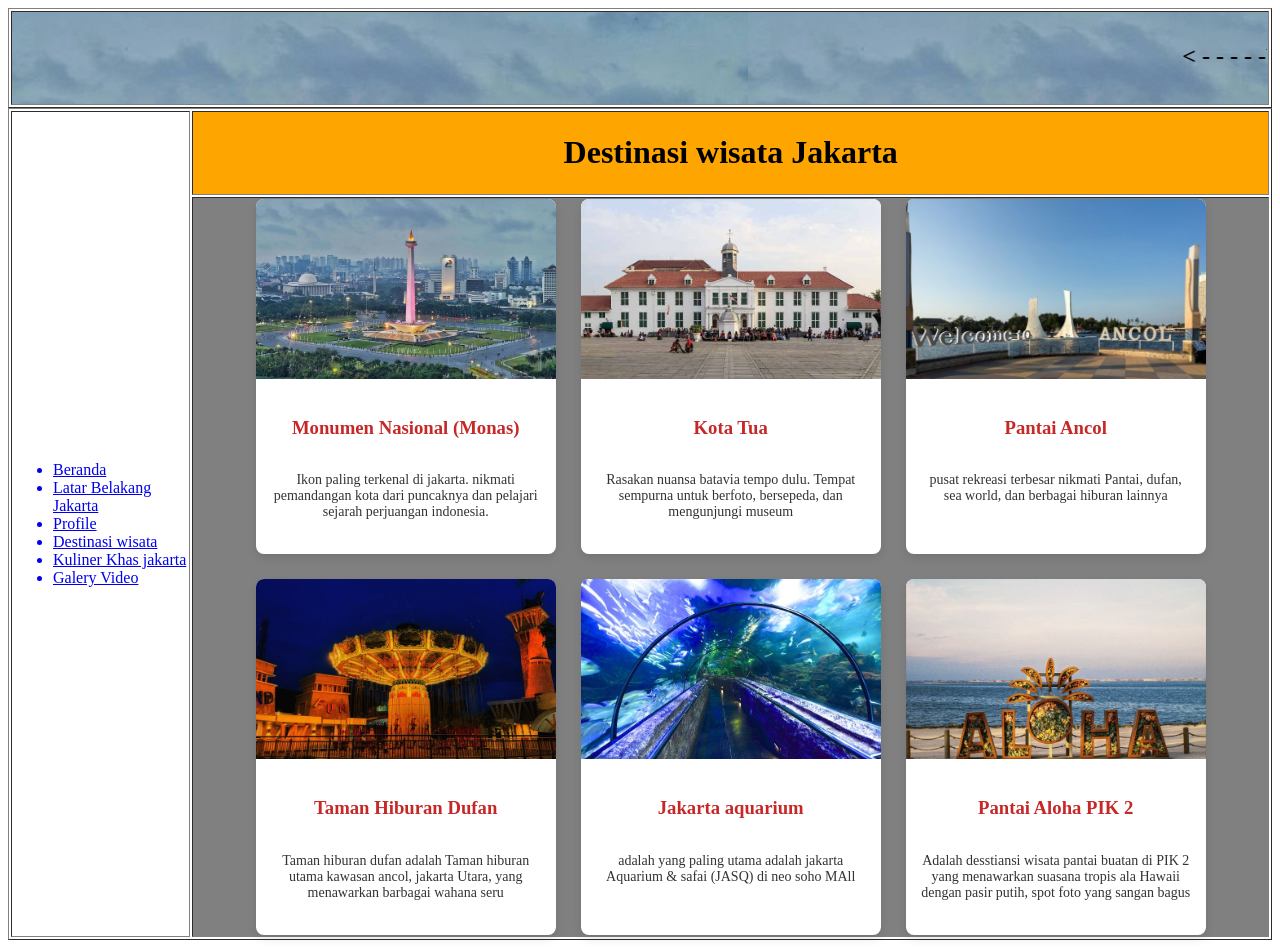
<file: destinasi_wisata.html>
<!DOCTYPE html>
<html lang="en">
<head>
    <meta charset="UTF-8">
    <meta name="viewport" content="width=device-width, initial-scale=1.0">
    <title>Galery foto</title>
</head>
<body>
    <table  width="100%" height="100" border="1">
    <tr>
        <td align="center" style="background-image: url(monas.jpg);"><marquee><h2>< - - - - -Welcome To Jakarta- - - - -></h2></marquee></td>
    </tr>
</body bgcolor="yellow">
<table border="1" width="100%">
    <tr>
    <td rowspan="2" width="10%">
<ul>
    <a href="index.html"><li>Beranda</li></a>
    <a href="tentang.html"><li>Latar Belakang Jakarta</li></a>
    <a href="profile.html"><li>Profile</li></a>
    <a href="destinasi_wisata.html"><li>Destinasi wisata</li></a>
    <a href="kuliner.html"><li>Kuliner Khas jakarta</li></a>
    <a href="galery_video.html"><li>Galery Video</Video></li></a>
</ul>
</td>
<td align="center" width="60%" bgcolor="orange"><h1>Destinasi wisata Jakarta</h1></td>
</tr>
<tr align="center" bgcolor="gray">
<td>
    <section>
    <div class="card-container">
        
        <div class="card">
            <img src="monas.jpg" alt="monas">
            <h3>Monumen Nasional (Monas)</h3>
            <p>
                Ikon paling terkenal di jakarta. nikmati pemandangan kota dari puncaknya dan pelajari sejarah perjuangan indonesia.
            </p>
        </div>

    <div class="card">
          <img src="kota_tua.jpg" alt="kota tua">
          <h3>Kota Tua</h3>
          <p>
            Rasakan nuansa batavia tempo dulu. Tempat sempurna untuk berfoto, bersepeda, dan mengunjungi museum
          </p>
    </div>

     <div class="card">
             <img src="ancol.jpg" alt="ancol">
             <h3>Pantai Ancol</h3>
             <p>
                pusat rekreasi terbesar nikmati Pantai, dufan, sea world, dan berbagai hiburan lainnya
             </p>
             </div>

              <div class="card">
                <img src="dufan.jpg" alt="dufan">
                <h3>Taman Hiburan Dufan</h3>
                <p>
                    Taman hiburan dufan adalah Taman hiburan utama kawasan ancol, jakarta Utara, yang menawarkan barbagai wahana seru 
                </p>
              </div>

               <div class="card">
                <img src="aquarium.jpg" alt="auarium">
                <h3> Jakarta aquarium</h3>
                <p>
                 adalah yang paling utama adalah jakarta Aquarium & safai (JASQ) di neo soho MAll
                </p>
               </div>
               
                <div class="card">
                 <img src="pantai_aloha.jpg" alt="pantai aloha">
                 <h3> Pantai Aloha PIK 2</h3>
                 <p>
                    Adalah desstiansi wisata pantai buatan di PIK 2 yang menawarkan suasana tropis ala Hawaii dengan pasir putih, spot foto yang sangan bagus
                 </p>
                </div>
     </div>
     </section>
</td>
</tr>
 <link href="style.css" rel="stylesheet" type="text/css" />
</body>
</html>
</file>
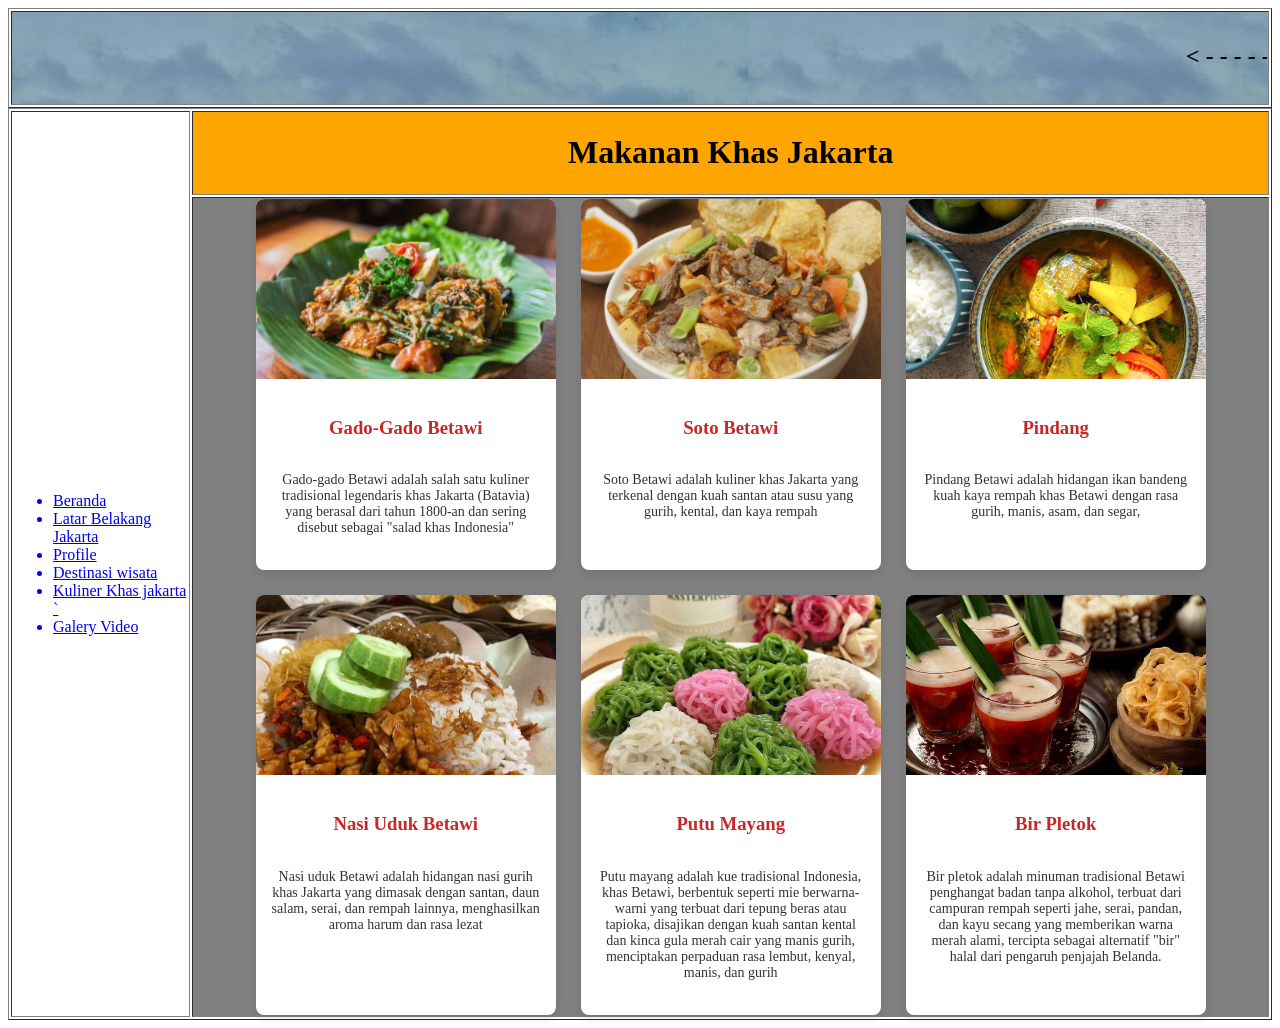
<file: kuliner.html>
<!DOCTYPE html>
<html lang="en">
<head>
    <meta charset="UTF-8">
    <meta name="viewport" content="width=device-width, initial-scale=1.0">
    <title>galery video</title>
    <link href="style.css" rel="stylesheet" type="text/css" />
</head>
<body>
   <table  width="100%" height="100" border="1">
    <tr>
        <td align="center" style="background-image: url(monas.jpg);"><marquee><h2>< - - - - -Welcome To Jakarta- - - - -></h2></marquee></td>
    </tr>
</body bgcolor="yellow">
<table border="1" width="100%">
    <tr>
    <td rowspan="2" width="10%">
<ul>
    <a href="index.html"><li>Beranda</li></a>
    <a href="tentang.html"><li>Latar Belakang Jakarta </li></a>
    <a href="profile.html"><li>Profile</li></a>
    <a href="destinasi_wisata.html"><li>Destinasi wisata</li></a>
    <a href="kuliner.html"><li>Kuliner Khas jakarta</li></a>
    <a href="galery_video.html">`<li>Galery Video</Video></li></a>
</ul>
</td>
<td align="center" width="60%" bgcolor="orange"><h1>Makanan Khas Jakarta</h1></td>
</tr>
<tr align="center" bgcolor="gray">
    <td>
        <section>
            <div  class="card-container">

                 <div class="card">
                    <img src="gado_gado.jpg" alt="gado">
                    <h3>Gado-Gado Betawi</h3>
                    <p>Gado-gado Betawi adalah salah satu kuliner tradisional legendaris khas Jakarta (Batavia)
                       yang berasal dari tahun 1800-an dan sering disebut sebagai "salad khas Indonesia"
                    </p>
                 </div>

                  <div class="card">
                    <img src="soto_betawi.jpg" alt="soto betawi">
                    <h3>Soto Betawi</h3>
                    <p>
                        Soto Betawi adalah kuliner khas Jakarta yang terkenal dengan kuah santan atau susu yang gurih, kental, dan kaya rempah
                    </p>
                  </div>

                   <div class="card">
                    <img src="pindang.jpg" alt="pindang">
                    <h3>Pindang</h3>
                    <p>
                     Pindang Betawi adalah hidangan ikan bandeng kuah kaya rempah khas Betawi dengan rasa gurih, manis, asam, dan segar,
                    </p>
                   </div>

                    <div class="card">
                        <img src="nasi_uduk.jpg" alt="">
                        <h3>Nasi Uduk Betawi</h3>
                        <p>
                        Nasi uduk Betawi adalah hidangan nasi gurih khas Jakarta yang dimasak dengan santan, daun salam, serai, dan rempah lainnya, menghasilkan aroma harum dan rasa lezat
                        </p>
                    </div>

                     <div class="card">
                        <img src="mayang.jpg" alt="mayang">
                        <h3>Putu Mayang</h3>
                        <p>
                        Putu mayang adalah kue tradisional Indonesia, khas Betawi, berbentuk seperti mie berwarna-warni yang terbuat dari tepung beras atau tapioka, disajikan dengan kuah santan kental dan kinca gula merah cair yang manis gurih, menciptakan perpaduan rasa lembut, kenyal, manis, dan gurih 
                        </p>
                     </div>

                      <div class="card">
                        <img src="bir_pletok.jpg" alt="bir pletok">
                        <h3>Bir Pletok</h3>
                        <p>
                           Bir pletok adalah minuman tradisional Betawi penghangat badan tanpa alkohol, terbuat dari campuran rempah seperti jahe, serai, pandan, dan kayu secang yang memberikan warna merah alami, tercipta sebagai alternatif "bir" halal dari pengaruh penjajah Belanda. 
                        </p>
                      </div>
            </div>
        </section>
    </td>
</body>
</html>
</file>
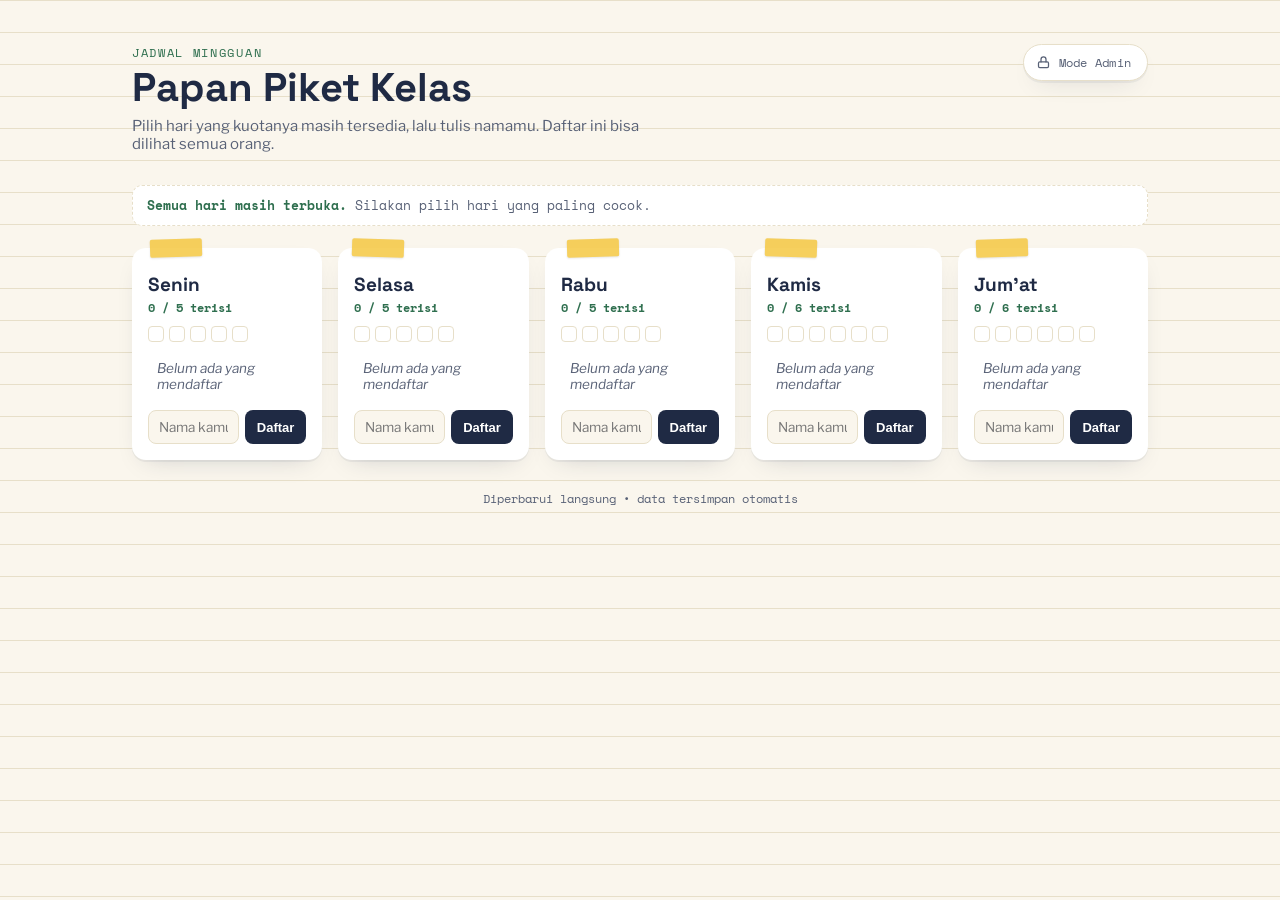
<file: piket-kelas.html>
<!DOCTYPE html>
<html lang="id">
<head>
<meta charset="UTF-8">
<meta name="viewport" content="width=device-width, initial-scale=1.0, maximum-scale=1.0">
<title>Papan Piket Kelas</title>
<style>
  @import url('https://fonts.googleapis.com/css2?family=Space+Grotesk:wght@500;600;700&family=Libre+Franklin:wght@400;500;600;700&family=Space+Mono:wght@400;700&display=swap');

  :root{
    --paper:#FAF6ED;
    --paper-line:#E7DFC9;
    --ink:#1F2A44;
    --ink-soft:#586176;
    --green:#2F6F4F;
    --green-bg:#E4F0E7;
    --red:#C9463D;
    --red-bg:#FBE6E4;
    --yellow:#F5C842;
    --card:#FFFFFF;
    --radius:14px;
    --shadow:0 2px 0 rgba(31,42,68,0.06), 0 10px 24px -14px rgba(31,42,68,0.25);
  }

  *{box-sizing:border-box;}
  html,body{margin:0;padding:0;}
  body{
    background:
      linear-gradient(var(--paper-line) 1px, transparent 1px) 0 0/100% 32px,
      var(--paper);
    color:var(--ink);
    font-family:'Libre Franklin', system-ui, sans-serif;
    min-height:100vh;
    -webkit-font-smoothing:antialiased;
  }

  .wrap{
    max-width:1080px;
    margin:0 auto;
    padding: clamp(20px, 4vw, 44px) clamp(16px, 4vw, 32px) 60px;
  }

  header{
    display:flex;
    align-items:flex-start;
    justify-content:space-between;
    gap:16px;
    margin-bottom: clamp(20px, 4vw, 32px);
  }

  .title-block .eyebrow{
    font-family:'Space Mono', monospace;
    font-size:12px;
    letter-spacing:0.14em;
    text-transform:uppercase;
    color:var(--green);
    margin:0 0 6px;
  }
  h1{
    font-family:'Space Grotesk', sans-serif;
    font-size: clamp(26px, 4.4vw, 40px);
    line-height:1.05;
    margin:0 0 8px;
    color:var(--ink);
  }
  .subtitle{
    color:var(--ink-soft);
    font-size: clamp(13.5px, 1.6vw, 15px);
    max-width:520px;
    margin:0;
  }

  .lock-btn{
    flex-shrink:0;
    display:flex;
    align-items:center;
    gap:8px;
    background:var(--card);
    border:1px solid var(--paper-line);
    box-shadow:var(--shadow);
    border-radius:999px;
    padding:9px 16px 9px 12px;
    font-family:'Space Mono', monospace;
    font-size:12px;
    letter-spacing:0.02em;
    color:var(--ink-soft);
    cursor:pointer;
    transition:transform .15s ease, box-shadow .15s ease, color .15s ease, border-color .15s ease;
  }
  .lock-btn:hover{ transform:translateY(-1px); }
  .lock-btn.on{
    color:var(--green);
    border-color:var(--green);
    background:var(--green-bg);
  }
  .lock-btn svg{ width:15px; height:15px; }

  .banner{
    font-family:'Space Mono', monospace;
    font-size:12.5px;
    color:var(--ink-soft);
    background:var(--card);
    border:1px dashed var(--paper-line);
    border-radius:10px;
    padding:10px 14px;
    margin-bottom:22px;
    display:flex;
    align-items:center;
    gap:8px;
    flex-wrap:wrap;
  }
  .banner b{ color:var(--ink); font-weight:700; }
  .banner .dot-ok{ color:var(--green); font-weight:700; }
  .banner .dot-full{ color:var(--red); font-weight:700; }

  .grid{
    display:grid;
    grid-template-columns:repeat(auto-fit, minmax(190px, 1fr));
    gap:16px;
  }

  .card{
    position:relative;
    background:var(--card);
    border-radius:var(--radius);
    box-shadow:var(--shadow);
    padding:18px 16px 16px;
    display:flex;
    flex-direction:column;
    min-width:0;
  }
  .tape{
    position:absolute;
    top:-9px;
    left:18px;
    width:52px;
    height:18px;
    background:var(--yellow);
    opacity:0.85;
    transform:rotate(-2deg);
    border-radius:2px;
    box-shadow:0 1px 2px rgba(0,0,0,0.12);
  }
  .card:nth-child(2n) .tape{ transform:rotate(2deg); left:14px; }
  .card:nth-child(3n) .tape{ transform:rotate(-1.5deg); left:22px; }

  .day-name{
    font-family:'Space Grotesk', sans-serif;
    font-weight:700;
    font-size:19px;
    margin:6px 0 2px;
  }
  .day-count{
    font-family:'Space Mono', monospace;
    font-size:12px;
    color:var(--ink-soft);
    margin-bottom:10px;
  }
  .day-count.full{ color:var(--red); font-weight:700; }
  .day-count.ok{ color:var(--green); font-weight:700; }

  .seats{
    display:flex;
    flex-wrap:wrap;
    gap:5px;
    margin-bottom:12px;
  }
  .seat{
    width:16px;
    height:16px;
    border-radius:4px;
    border:1.6px solid var(--paper-line);
    background:transparent;
    flex-shrink:0;
  }
  .seat.filled{
    background:var(--ink);
    border-color:var(--ink);
  }
  .seat.filled.full-day{
    background:var(--red);
    border-color:var(--red);
  }

  .names{
    list-style:none;
    margin:0 0 12px;
    padding:0;
    display:flex;
    flex-direction:column;
    gap:6px;
    min-height:8px;
  }
  .names li{
    display:flex;
    align-items:center;
    justify-content:space-between;
    gap:8px;
    background:var(--paper);
    border-radius:8px;
    padding:6px 9px;
    font-size:13.5px;
  }
  .names li .num{
    font-family:'Space Mono', monospace;
    color:var(--ink-soft);
    font-size:11.5px;
    margin-right:6px;
  }
  .names li .del{
    border:none;
    background:none;
    color:var(--red);
    font-size:15px;
    line-height:1;
    cursor:pointer;
    padding:2px 4px;
    border-radius:4px;
    flex-shrink:0;
  }
  .names li .del:hover{ background:var(--red-bg); }
  .empty-row{
    color:var(--ink-soft);
    font-size:12.5px;
    font-style:italic;
    padding:2px 0;
  }

  .join-form{ margin-top:auto; display:flex; gap:6px; }
  .join-form input{
    flex:1;
    min-width:0;
    border:1.4px solid var(--paper-line);
    border-radius:8px;
    padding:8px 10px;
    font-size:13.5px;
    font-family:inherit;
    background:var(--paper);
    color:var(--ink);
  }
  .join-form input:focus{
    outline:none;
    border-color:var(--green);
  }
  .join-form button{
    border:none;
    background:var(--ink);
    color:#fff;
    border-radius:8px;
    padding:8px 12px;
    font-size:13px;
    font-weight:600;
    cursor:pointer;
    flex-shrink:0;
  }
  .join-form button:hover{ background:#111a30; }

  .full-msg{
    margin-top:auto;
    background:var(--red-bg);
    color:var(--red);
    border-radius:8px;
    padding:9px 10px;
    font-size:12.5px;
    font-weight:600;
    text-align:center;
  }

  .reset-day{
    margin-top:8px;
    align-self:flex-start;
    border:1px solid var(--paper-line);
    background:none;
    color:var(--ink-soft);
    font-size:11px;
    font-family:'Space Mono', monospace;
    border-radius:6px;
    padding:4px 8px;
    cursor:pointer;
  }
  .reset-day:hover{ border-color:var(--red); color:var(--red); }

  footer{
    margin-top:30px;
    font-size:11.5px;
    color:var(--ink-soft);
    text-align:center;
    font-family:'Space Mono', monospace;
  }

  /* modal */
  .overlay{
    position:fixed; inset:0;
    background:rgba(31,42,68,0.45);
    display:none;
    align-items:center;
    justify-content:center;
    padding:20px;
    z-index:50;
  }
  .overlay.show{ display:flex; }
  .modal{
    background:var(--card);
    border-radius:14px;
    padding:22px 20px;
    width:100%;
    max-width:300px;
    box-shadow:0 20px 50px -20px rgba(0,0,0,0.4);
  }
  .modal h3{
    font-family:'Space Grotesk', sans-serif;
    margin:0 0 4px;
    font-size:17px;
  }
  .modal p{ margin:0 0 12px; font-size:12.5px; color:var(--ink-soft); }
  .modal input{
    width:100%;
    border:1.4px solid var(--paper-line);
    border-radius:8px;
    padding:9px 10px;
    font-size:14px;
    margin-bottom:10px;
    font-family:inherit;
  }
  .modal-actions{ display:flex; gap:8px; }
  .modal-actions button{
    flex:1;
    border:none;
    border-radius:8px;
    padding:9px 0;
    font-size:13px;
    font-weight:600;
    cursor:pointer;
  }
  .btn-cancel{ background:var(--paper); color:var(--ink-soft); }
  .btn-ok{ background:var(--ink); color:#fff; }
  .modal-error{ color:var(--red); font-size:12px; margin:-4px 0 8px; display:none; }

  @media (max-width:480px){
    .grid{ grid-template-columns:1fr 1fr; }
    header{ flex-direction:column; }
    .lock-btn{ align-self:flex-start; }
  }
</style>
</head>
<body>
<div class="wrap">

  <header>
    <div class="title-block">
      <p class="eyebrow">Jadwal mingguan</p>
      <h1>Papan Piket Kelas</h1>
      <p class="subtitle">Pilih hari yang kuotanya masih tersedia, lalu tulis namamu. Daftar ini bisa dilihat semua orang.</p>
    </div>
    <button class="lock-btn" id="lockBtn">
      <svg id="lockIcon" viewBox="0 0 24 24" fill="none" stroke="currentColor" stroke-width="2" stroke-linecap="round" stroke-linejoin="round"><rect x="4" y="11" width="16" height="9" rx="2"></rect><path d="M8 11V7a4 4 0 0 1 8 0v4"></path></svg>
      <span id="lockLabel">Mode Admin</span>
    </button>
  </header>

  <div class="banner" id="banner">Memuat data…</div>

  <div class="grid" id="grid"></div>

  <footer>Diperbarui langsung • data tersimpan otomatis</footer>
</div>

<div class="overlay" id="overlay">
  <div class="modal">
    <h3>Masuk sebagai admin</h3>
    <p>Hanya pemilik papan piket yang bisa menghapus nama atau mereset daftar.</p>
    <p class="modal-error" id="modalError">Password salah, coba lagi.</p>
    <input type="password" id="pwInput" placeholder="Password admin" autocomplete="off">
    <div class="modal-actions">
      <button class="btn-cancel" id="pwCancel">Batal</button>
      <button class="btn-ok" id="pwOk">Masuk</button>
    </div>
  </div>
</div>

<script>
  // Ganti password ini agar hanya kamu yang tahu.
  const ADMIN_PASSWORD = "piket2026";

  const DAYS = [
    { key: "senin",  label: "Senin",  quota: 5 },
    { key: "selasa", label: "Selasa", quota: 5 },
    { key: "rabu",   label: "Rabu",   quota: 5 },
    { key: "kamis",  label: "Kamis",  quota: 6 },
    { key: "jumat",  label: "Jum'at", quota: 6 },
  ];
  const STORAGE_KEY = "piket-kelas-data";

  let data = null;
  let isAdmin = false;

  const grid = document.getElementById('grid');
  const banner = document.getElementById('banner');
  const lockBtn = document.getElementById('lockBtn');
  const lockLabel = document.getElementById('lockLabel');
  const overlay = document.getElementById('overlay');
  const pwInput = document.getElementById('pwInput');
  const pwOk = document.getElementById('pwOk');
  const pwCancel = document.getElementById('pwCancel');
  const modalError = document.getElementById('modalError');

  async function loadData() {
    try {
      const res = await window.storage.get(STORAGE_KEY, true);
      data = JSON.parse(res.value);
    } catch (e) {
      data = {};
      DAYS.forEach(d => data[d.key] = []);
      await saveData();
    }
    render();
  }

  async function saveData() {
    try {
      await window.storage.set(STORAGE_KEY, JSON.stringify(data), true);
    } catch (e) {
      console.error('Gagal menyimpan data', e);
    }
  }

  function render() {
    grid.innerHTML = '';
    const fullDays = [];
    const openDays = [];

    DAYS.forEach(day => {
      const list = data[day.key] || [];
      const isFull = list.length >= day.quota;
      if (isFull) fullDays.push(day.label); else openDays.push(day.label + ` (${day.quota - list.length} slot)`);

      const card = document.createElement('div');
      card.className = 'card';

      const tape = document.createElement('div');
      tape.className = 'tape';
      card.appendChild(tape);

      const name = document.createElement('div');
      name.className = 'day-name';
      name.textContent = day.label;
      card.appendChild(name);

      const count = document.createElement('div');
      count.className = 'day-count ' + (isFull ? 'full' : 'ok');
      count.textContent = `${list.length} / ${day.quota} terisi`;
      card.appendChild(count);

      const seats = document.createElement('div');
      seats.className = 'seats';
      for (let i = 0; i < day.quota; i++) {
        const s = document.createElement('div');
        s.className = 'seat' + (i < list.length ? ' filled' + (isFull ? ' full-day' : '') : '');
        seats.appendChild(s);
      }
      card.appendChild(seats);

      const ul = document.createElement('ul');
      ul.className = 'names';
      if (list.length === 0) {
        const empty = document.createElement('li');
        empty.className = 'empty-row';
        empty.style.background = 'none';
        empty.textContent = 'Belum ada yang mendaftar';
        ul.appendChild(empty);
      } else {
        list.forEach((entry, idx) => {
          const li = document.createElement('li');
          const left = document.createElement('span');
          left.innerHTML = `<span class="num">${idx + 1}.</span>${escapeHtml(entry.name)}`;
          li.appendChild(left);
          if (isAdmin) {
            const del = document.createElement('button');
            del.className = 'del';
            del.textContent = '✕';
            del.title = 'Hapus nama ini';
            del.onclick = () => removeName(day.key, idx);
            li.appendChild(del);
          }
          ul.appendChild(li);
        });
      }
      card.appendChild(ul);

      if (isFull) {
        const msg = document.createElement('div');
        msg.className = 'full-msg';
        msg.textContent = 'Kuota penuh — pilih hari lain';
        card.appendChild(msg);
      } else {
        const form = document.createElement('form');
        form.className = 'join-form';
        const input = document.createElement('input');
        input.placeholder = 'Nama kamu';
        input.maxLength = 40;
        const btn = document.createElement('button');
        btn.type = 'submit';
        btn.textContent = 'Daftar';
        form.appendChild(input);
        form.appendChild(btn);
        form.onsubmit = (e) => {
          e.preventDefault();
          addName(day.key, input.value);
        };
        card.appendChild(form);
      }

      if (isAdmin && list.length > 0) {
        const resetBtn = document.createElement('button');
        resetBtn.className = 'reset-day';
        resetBtn.textContent = 'Reset hari ini';
        resetBtn.onclick = () => resetDay(day.key);
        card.appendChild(resetBtn);
      }

      grid.appendChild(card);
    });

    if (fullDays.length === DAYS.length) {
      banner.innerHTML = `<span class="dot-full">Semua hari sudah penuh.</span> Tunggu slot dibuka lagi atau hubungi penanggung jawab piket.`;
    } else if (fullDays.length === 0) {
      banner.innerHTML = `<span class="dot-ok">Semua hari masih terbuka.</span> Silakan pilih hari yang paling cocok.`;
    } else {
      banner.innerHTML = `<span class="dot-full">Penuh: ${fullDays.join(', ')}.</span> &nbsp; <span class="dot-ok">Masih ada slot: ${openDays.join(', ')}.</span>`;
    }
  }

  function escapeHtml(str) {
    const div = document.createElement('div');
    div.textContent = str;
    return div.innerHTML;
  }

  async function addName(dayKey, rawName) {
    const name = rawName.trim();
    if (!name) return;
    const list = data[dayKey] || [];
    const day = DAYS.find(d => d.key === dayKey);
    if (list.length >= day.quota) {
      render();
      return;
    }
    const already = list.some(e => e.name.toLowerCase() === name.toLowerCase());
    if (already) {
      alert('Nama ini sudah terdaftar di hari ' + day.label + '.');
      return;
    }
    list.push({ name, ts: Date.now() });
    data[dayKey] = list;
    render();
    await saveData();
  }

  async function removeName(dayKey, idx) {
    if (!isAdmin) return;
    data[dayKey].splice(idx, 1);
    render();
    await saveData();
  }

  async function resetDay(dayKey) {
    if (!isAdmin) return;
    const day = DAYS.find(d => d.key === dayKey);
    if (!confirm(`Hapus semua nama di hari ${day.label}?`)) return;
    data[dayKey] = [];
    render();
    await saveData();
  }

  // Admin lock
  lockBtn.onclick = () => {
    if (isAdmin) {
      isAdmin = false;
      lockBtn.classList.remove('on');
      lockLabel.textContent = 'Mode Admin';
      render();
    } else {
      pwInput.value = '';
      modalError.style.display = 'none';
      overlay.classList.add('show');
      setTimeout(() => pwInput.focus(), 50);
    }
  };

  pwCancel.onclick = () => overlay.classList.remove('show');
  overlay.onclick = (e) => { if (e.target === overlay) overlay.classList.remove('show'); };

  function tryLogin() {
    if (pwInput.value === ADMIN_PASSWORD) {
      isAdmin = true;
      lockBtn.classList.add('on');
      lockLabel.textContent = 'Admin aktif';
      overlay.classList.remove('show');
      render();
    } else {
      modalError.style.display = 'block';
    }
  }
  pwOk.onclick = tryLogin;
  pwInput.onkeydown = (e) => { if (e.key === 'Enter') tryLogin(); };

  loadData();
</script>
</body>
</html>
</file>
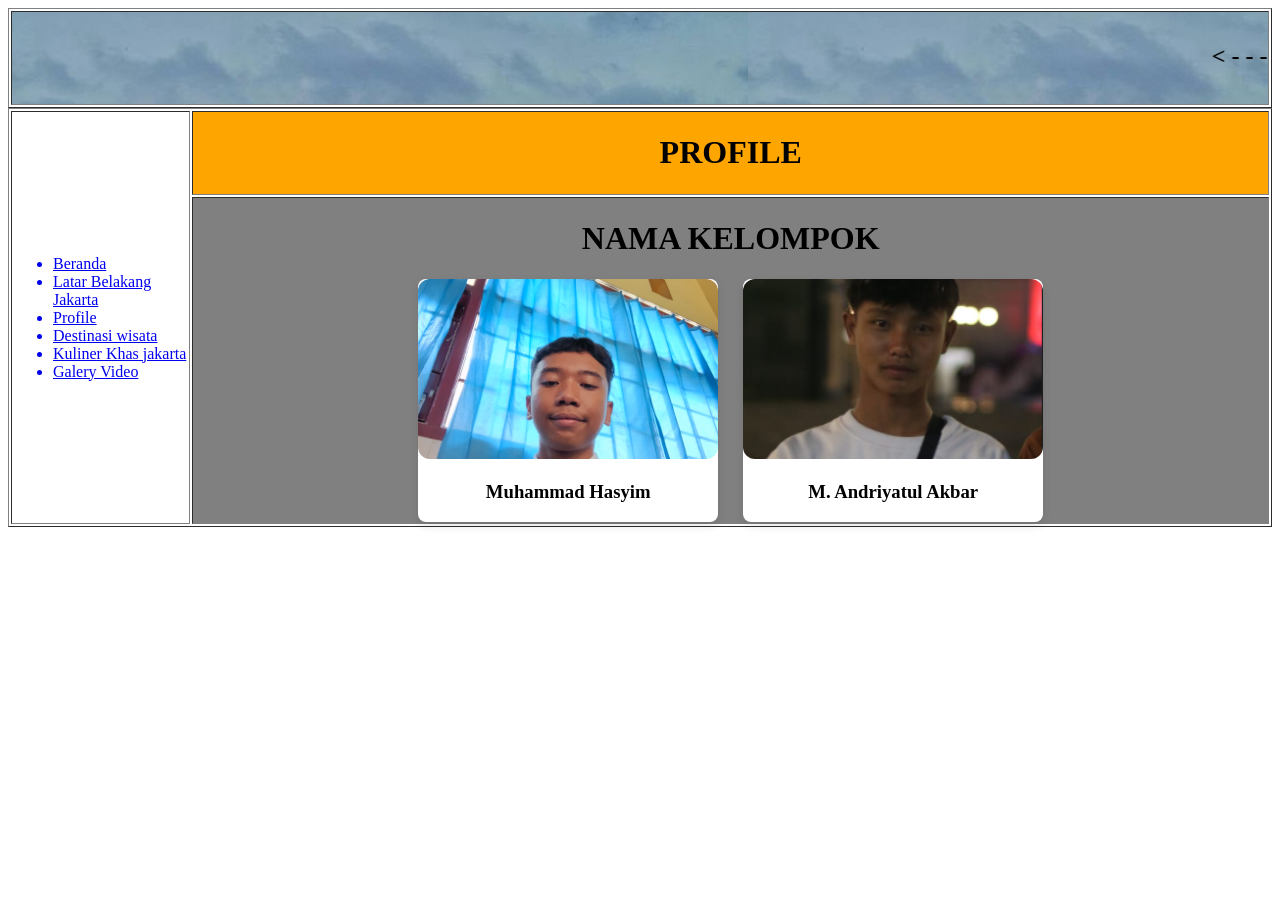
<file: profile.html>
<!DOCTYPE html>
<html lang="en">
<head>
    <meta charset="UTF-8">
    <meta name="viewport" content="width=device-width, initial-scale=1.0">
    <title>Document</title>
     <link href="profil.css" rel="stylesheet" type="text/css" />
</head>
<body>
    <table  width="100%" height="100" border="1">
    <tr>
        <td align="center" style="background-image: url(monas.jpg);"><marquee><h2>< - - - - -Welcome To Jakarta- - - - -></h2></marquee></td>
    </tr>
</body bgcolor="yellow">
<table border="1" width="100%">
    <tr>
    <td rowspan="2" width="10%">
<ul>
    <a href="index.html"><li>Beranda</li></a>
    <a href="tentang.html"><li>Latar Belakang Jakarta</li></a>
    <a href="profile.html"><li>Profile</li></a>
    <a href="destinasi_wisata.html"><li>Destinasi wisata</li></a>
    <a href="kuliner.html"><li>Kuliner Khas jakarta</li></a>
    <a href="galery_video.html"><li>Galery Video</Video></li></a>
</ul>
</td>
<td align="center" width="60%" bgcolor="orange"><h1>PROFILE</h1></td>
</tr>
<tr align="center" bgcolor="gray">
    <td><P><H1>NAMA KELOMPOK</H1></P>
        <section>
            <div class="profile-container">
<div class="card" onclick="openModal (
  'hasyim.jpg',
  'Muhammad Hasyim',
  'Pelajar SMKN 1 Gending<br>Kelas: X RPL 1<br>Jurusan: Rekayasa Perangkat Lunak (RPL)<br>TTL: 13-12-2009'
)">
  <img src="hasyim.jpg">
  <h3>Muhammad Hasyim</h3>
</div>

 <div  class="card" onclick="openModal (
    'andre.png',
    'M. Adriyatul Akbar',
    'Pelajar SMKN 1 Gending<br>Kelas : X RPL 1<br>Jurusan: Rekayasa Perangkat Lunak (RPL)<br>TTL: 07-05-2009'
 )">
 <img src="andre.png">
 <h3>M. Andriyatul Akbar</h3>
 </div>

<div id="modal" class="modal">
  <div class="modal-content">
    <span class="close" onclick="closeModal()">&times;</span>
    <img id="modal-img">
    <h2 id="modal-name"></h2>
    <p id="modal-bio"></p>
  </div>
</div>
</div>
<script>
function openModal(img, name, bio) {
  document.getElementById("modal").style.display = "block";
  document.getElementById("modal-img").src = img;
  document.getElementById("modal-name").innerHTML = name;
  document.getElementById("modal-bio").innerHTML = bio;
}

function closeModal() {
  document.getElementById("modal").style.display = "none";
}
</script>
        </section>
    </td>
    </tr>
</table>
</body>
</html>
</file>
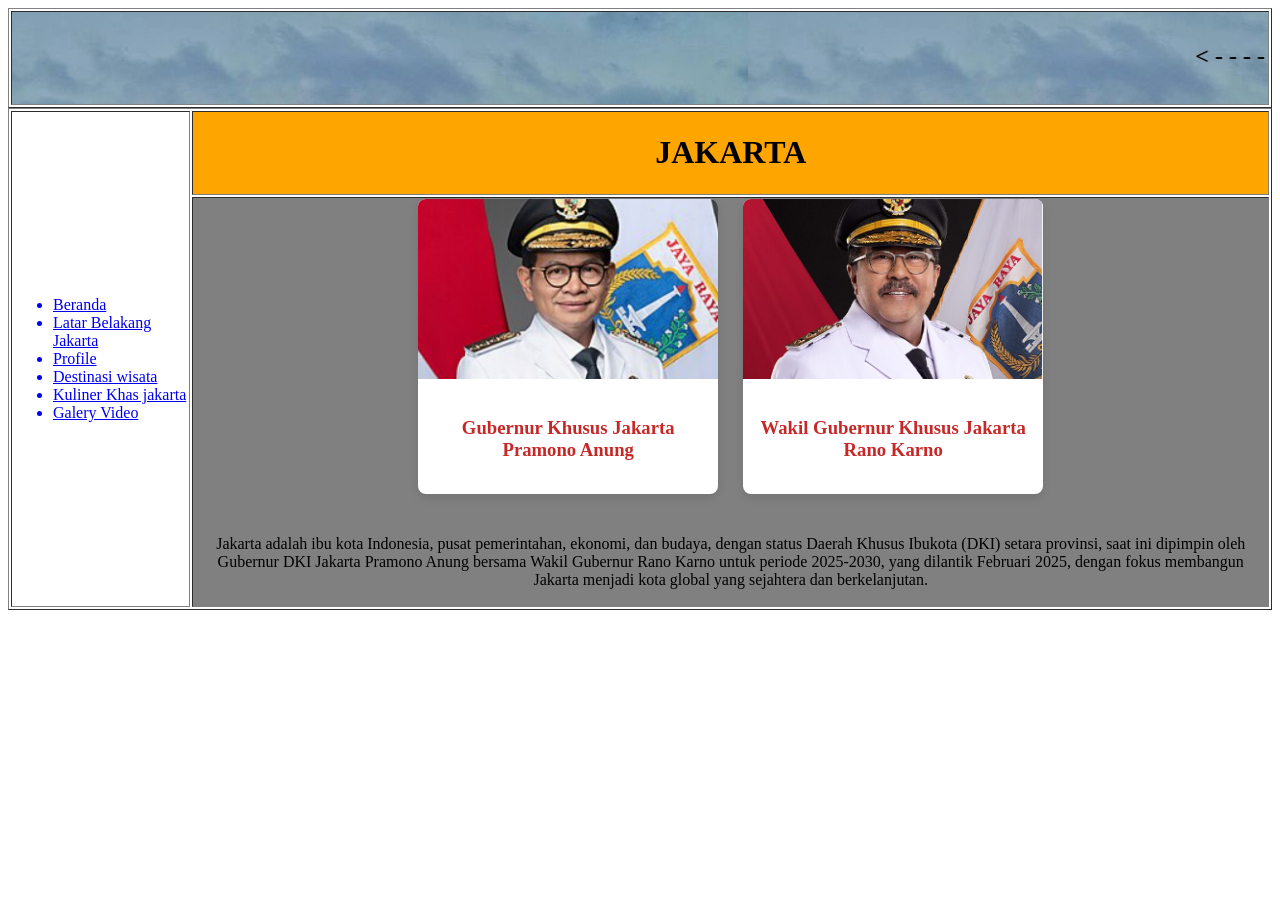
<file: tentang.html>
<!DOCTYPE html>
<html lang="en">
<head>
    <meta charset="UTF-8">
    <meta name="viewport" content="width=device-width, initial-scale=1.0">
    <title>Beranda</title>
</head>
<body>
    <table  width="100%" height="100" border="1">
    <tr>
        <td align="center" style="background-image: url(monas.jpg);"><marquee><h2>< - - - - -Welcome To Jakarta- - - - -></h2></marquee></td>
    </tr>
</body bgcolor="yellow">
<table border="1" width="100%">
    <tr>
    <td rowspan="2" width="10%">
<ul>
    <a href="index.html"><li>Beranda</li></a>
    <a href="tentang.html"><li>Latar Belakang Jakarta</li></a>
    <a href="profile.html"><li>Profile</li></a>
    <a href="destinasi_wisata.html"><li>Destinasi wisata</li></a>
    <a href="kuliner.html"><li>Kuliner Khas jakarta</li></a>
    <a href="galery video.html"><li>Galery Video</Video></li></a>
</ul>
</td>
<td align="center" width="60%" bgcolor="orange"><h1>JAKARTA</h1></td>
</tr>
<tr align="center" bgcolor="gray">
    <td>
        <div class="card-container">
          
           <div class="card">
          <img src="gubenur.png" alt="gubenur">
          <h3>Gubernur Khusus Jakarta
               Pramono Anung</h3>
          </div>
          
          <div class="card">
            <img src="wakil_gubernur.png" alt="wakil gubenur">
            <h3>Wakil Gubernur Khusus Jakarta
                Rano Karno</h3>
          </div>
          <p>
            Jakarta adalah ibu kota Indonesia, pusat pemerintahan, ekonomi, dan budaya, dengan status Daerah Khusus Ibukota (DKI) setara provinsi, saat ini dipimpin oleh Gubernur DKI Jakarta Pramono Anung bersama Wakil Gubernur Rano Karno untuk periode 2025-2030, yang dilantik Februari 2025, dengan fokus membangun Jakarta menjadi kota global yang sejahtera dan berkelanjutan. 
          </p>
    </td>
</tr>
</table>
 <link href="style.css" rel="stylesheet" type="text/css" />
</body>
</html>
</file>
<file: style.css>
.card-container {
    display: flex;
    flex-wrap: wrap;
    gap: 25px;
    justify-content: center;
}

.card {
    background: white;
    width: 300px;
    border-radius: 8px;
    overflow: hidden;
    box-shadow: 0 4px 10px rgba(0, 0, 0, 0.1);
}

.card img {
    width: 100%;
    height: 180px;
    object-fit: cover;
}

.card h3{
    color: #c62828;
    padding: 15px;
}

.card p {
   padding: 0 15px 20px;
   font-size: 14px;
   color: #333;
}

.card{
    transition: all 0.3 ease;
}

.card:hover{
    transform: translateY(-10px);
    box-shadow: 0 10px 20px rgba(235, 229, 229, 0.3);
}

.video-box {
    width: 200px;
    border: 3px solid lab(95.51% -1.25 -2.62);
    border-radius: 20px;
    padding: 10px;
    text-align: center;
    background-color: #f9f9f9;
}

.video-box video {
    display: flex;
    width: 200px;
    border-radius: 8px;
}

.video-text {
    margin-top: 8px;
    font-size: 16px;
    font-weight: bold;
    color: #333;
}

.galeri-video {
    display: flex;
    gap: 20px;           
    flex-wrap: wrap;  
    justify-content: center;  
    align-items: center;
}
</file>
<file: profil.css>
.card {
  width: 220px;
  text-align: center;
  cursor: pointer;
}

.card img {
  width: 100%;
  border-radius: 12px;
}

.modal {
  display: none;
  position: fixed;
  inset: 0;
  background: rgba(0,0,0,0.6);
}

.modal-content {
  background: white;
  width: 350px;
  margin: 10% auto;
  padding: 20px;
  border-radius: 15px;
  text-align: center;
}

.modal-content img {
  width: 100px;
  border-radius: 10px;
}

.close {
  float: right;
  font-size: 28px;
  cursor: pointer;
}

.profile-container {
    display: flex;
    flex-wrap: wrap;
    gap: 25px;
    justify-content: center;
}

.card {
    background: white;
    width: 300px;
    border-radius: 8px;
    overflow: hidden;
    box-shadow: 0 4px 10px rgba(0, 0, 0, 0.1);
}

.card img {
    width: 100%;
    height: 180px;
    object-fit: cover;
}

.card{
    transition: all 0.3 ease;
}

.card:hover{
    transform: translateY(-10px);
    box-shadow: 0 10px 20px rgba(235, 229, 229, 0.3);
}
</file>
